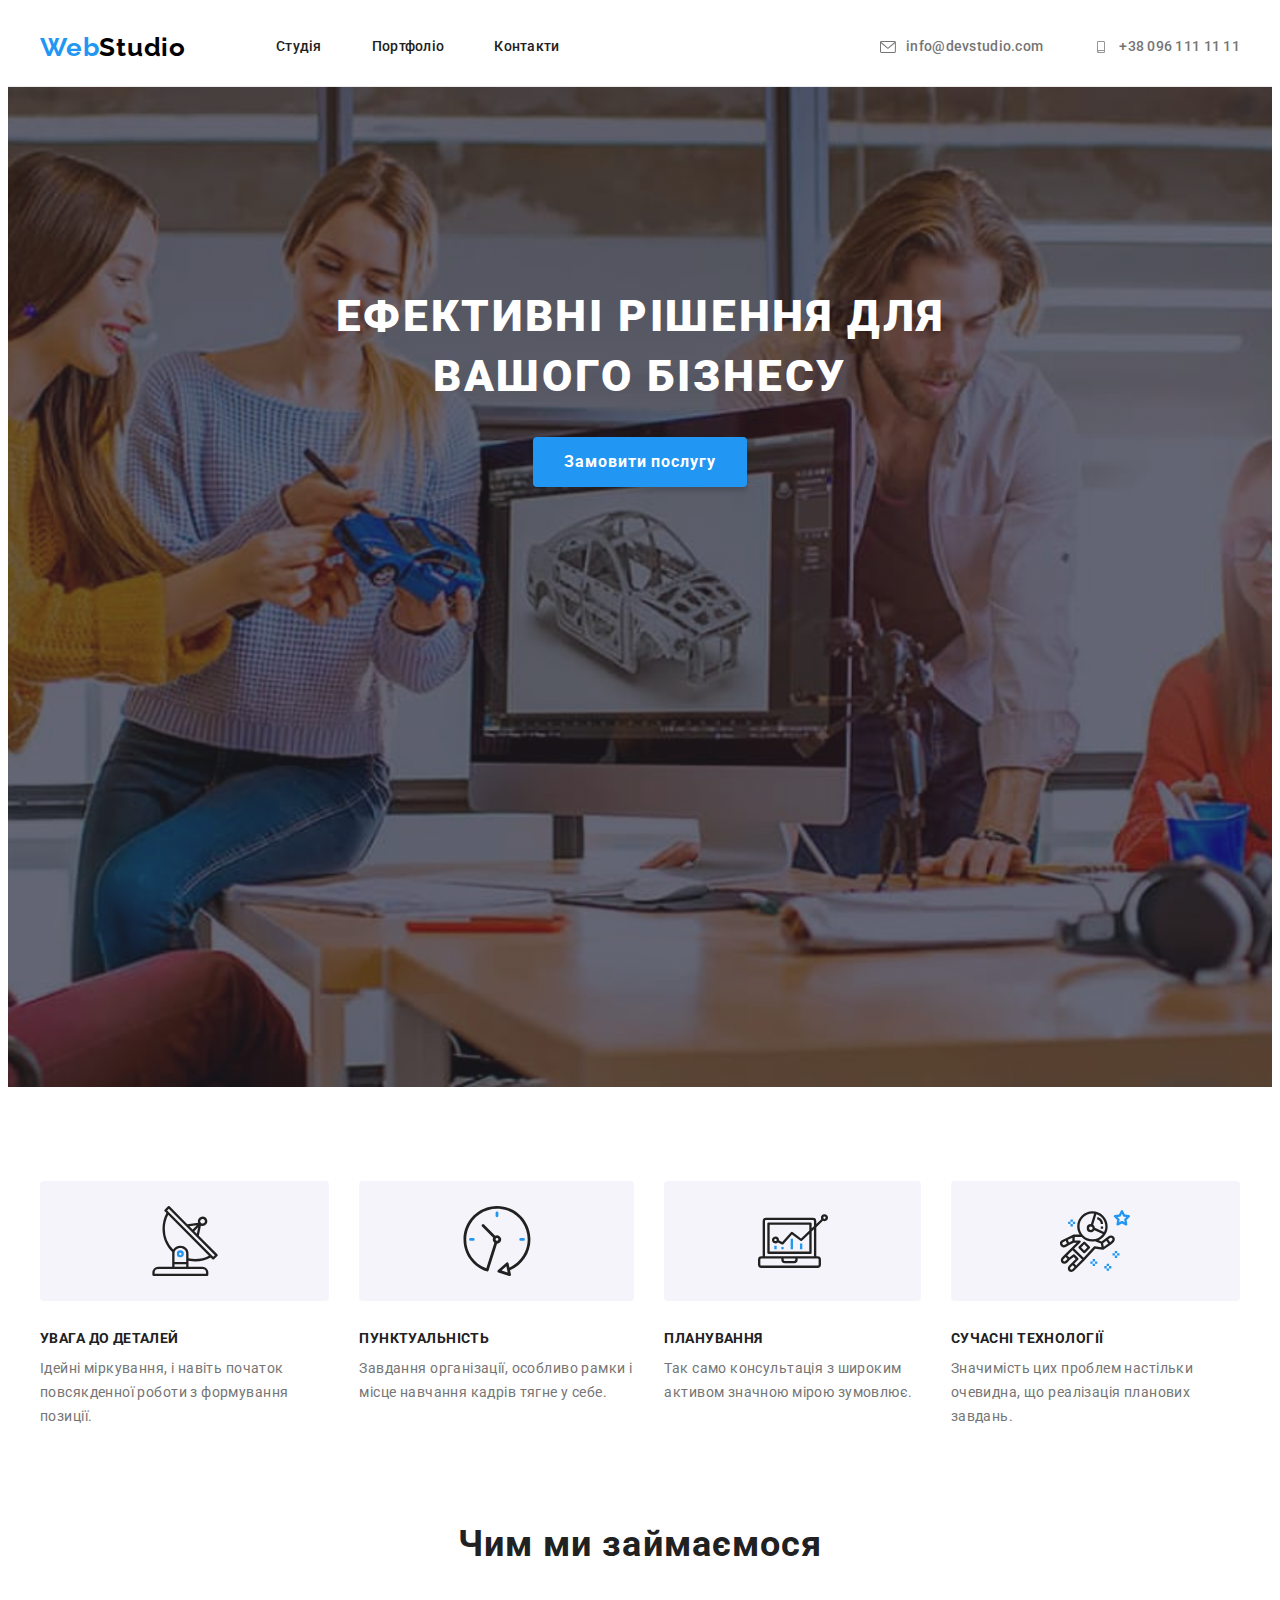
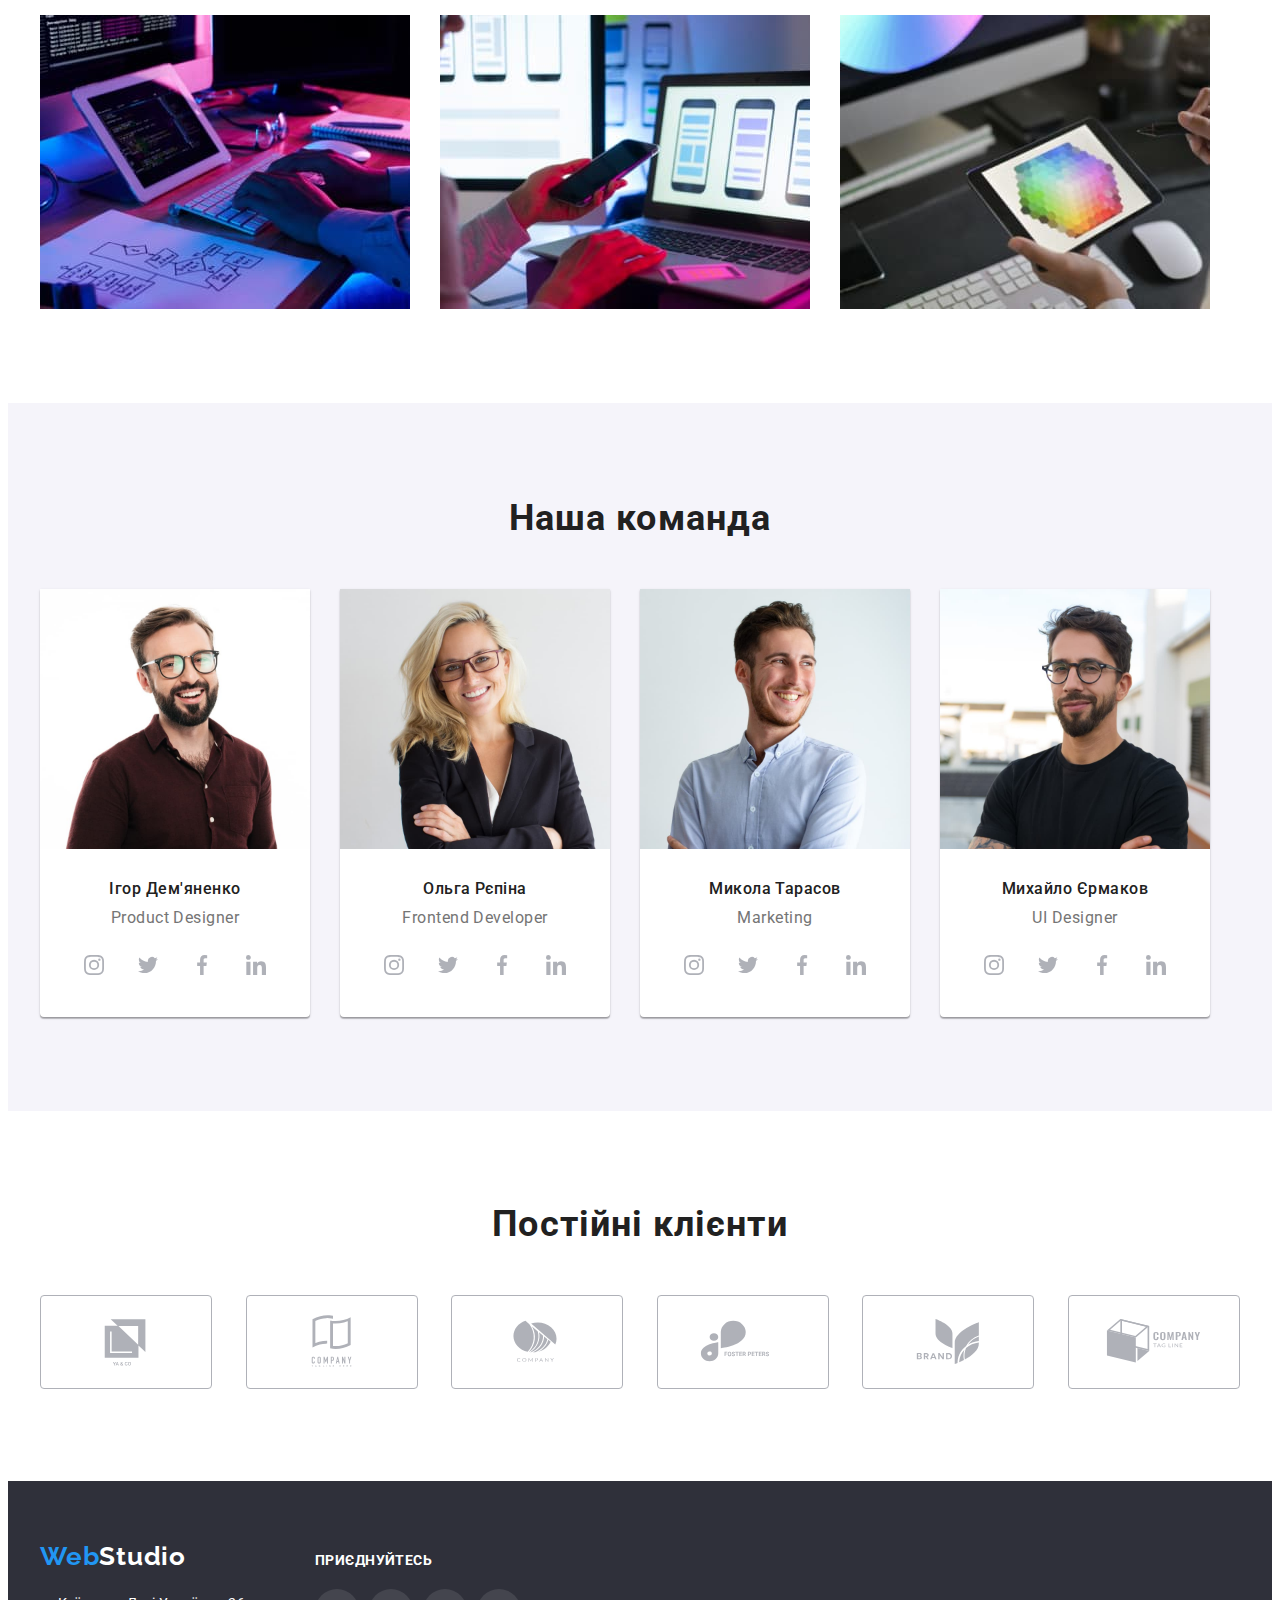
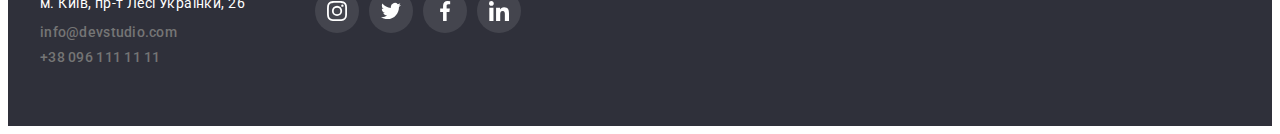
<file: index.html>
<!DOCTYPE html>
<html lang="uk">
  <head>
    <meta charset="UTF-8" />
    <meta http-equiv="X-UA-Compatible" content="IE=edge" />
    <meta name="viewport" content="width=device-width, initial-scale=1.0" />
    <title>Page</title>
    <link rel="preconnect" href="https://fonts.googleapis.com" />
    <link rel="preconnect" href="https://fonts.gstatic.com" crossorigin />
    <link
      href="https://fonts.googleapis.com/css2?family=Raleway:wght@700&family=Roboto:wght@400;500;700;900&display=swap"
      rel="stylesheet"
    />
    <link
      rel="stylesheet"
      href="https://cdnjs.cloudflare.com/ajax/libs/modern-normalize/1.1.0/modern-normalize.min.css"
      integrity="sha512-wpPYUAdjBVSE4KJnH1VR1HeZfpl1ub8YT/NKx4PuQ5NmX2tKuGu6U/JRp5y+Y8XG2tV+wKQpNHVUX03MfMFn9Q=="
      crossorigin="anonymous"
      referrerpolicy="no-referrer"
    />
    <link rel="stylesheet" href="css/styles.css" />
  </head>
  <body>
    <header class="line-header">
      <div class="container header-container">
        <nav class="page-nav">
          <a class="logo" href="./index.html"
            >Web<span class="logo-studio">Studio</span>
          </a>
          <ul class="site-nav">
            <li><a href="./index.html">Студія</a></li>
            <li><a href="./portfolio.html">Портфоліо</a></li>
            <li><a href="#">Контакти</a></li>
          </ul>
        </nav>
        <ul class="contacts page-nav">
          <li>
            <a class="contact-link" href="mailto:info@devstudio.com">
              <svg class="contact-logo" width="16" height="12">
                <use href="./img/icons.svg#icon-envelope"></use>
              </svg>
              info@devstudio.com
            </a>
          </li>
          <li>
            <a class="contact-link" href="tel:+380961111111">
              <svg class="contact-logo" width="16" height="12">
                <use href="./img/icons.svg#icon-smartphone"></use>
              </svg>
              +38 096 111 11 11</a
            >
          </li>
        </ul>
      </div>
    </header>

    <main>
      <section class="hero">
        <div class="container">
          <h1 class="hero-title">Ефективні рішення для вашого бізнесу</h1>
          <button class="hero-button" type="button">Замовити послугу</button>
        </div>
      </section>

      <section class="feature-section">
        <div class="container">
          <h2 class="visually-hidden">Функції</h2>
          <ul class="category">
            <li class="feature-item">
              <div class="icon">
                <svg width="70" height="70">
                  <use
                    class="button-icon"
                    href="./img/icons.svg#icon-antenna"
                  ></use>
                </svg>
              </div>
              <h3 class="feature">Увага до деталей</h3>
              <p class="feature-list">
                Ідейні міркування, і навіть початок повсякденної роботи з
                формування позиції.
              </p>
            </li>
            <li class="feature-item">
              <div class="icon">
                <svg width="70" height="70">
                  <use
                    class="button-icon"
                    href="./img/icons.svg#icon-clock"
                  ></use>
                </svg>
              </div>
              <h3 class="feature">Пунктуальність</h3>
              <p class="feature-list">
                Завдання організації, особливо рамки і місце навчання кадрів
                тягне у себе.
              </p>
            </li>
            <li class="feature-item">
              <div class="icon">
                <svg width="70" height="70">
                  <use
                    class="button-icon"
                    href="./img/icons.svg#icon-diagram"
                  ></use>
                </svg>
              </div>
              <h3 class="feature">Планування</h3>
              <p class="feature-list">
                Так само консультація з широким активом значною мірою зумовлює.
              </p>
            </li>
            <li class="feature-item">
              <div class="icon">
                <svg width="70" height="70">
                  <use
                    class="button-icon"
                    href="./img/icons.svg#icon-astronaut"
                  ></use>
                </svg>
              </div>
              <h3 class="feature">Сучасні технології</h3>
              <p class="feature-list">
                Значимість цих проблем настільки очевидна, що реалізація
                планових завдань.
              </p>
            </li>
          </ul>
        </div>
      </section>

      <section class="credo-section">
        <div class="container">
          <h2 class="credo">Чим ми займаємося</h2>
          <ul class="list">
            <li><img src="./img/box1.jpg" width="370" alt="ми працюємо" /></li>
            <li>
              <img src="./img/box2.jpg" width="370" alt="оптимізація в дії" />
            </li>
            <li>
              <img src="./img/box3.jpg" width="370" alt="палітра кольорів" />
            </li>
          </ul>
        </div>
      </section>

      <section class="teamwork-section">
        <div class="container">
          <h2 class="teamwork">Наша команда</h2>
          <ul class="list">
            <li class="teamwork-list">
              <img
                src="./img/igor.jpg"
                alt="Ігор Дем'яненко"
                width="270"
                height="260"
              />
              <h3 class="team">Ігор Дем'яненко</h3>
              <p class="team-list">Product Designer</p>
              <ul class="team-social-list list">
                <li>
                  <a class="team-link" href="#">
                    <svg class="contact-logo-team" width="20" height="20">
                      <use href="./img/icons.svg#icon-instagram"></use>
                    </svg>
                  </a>
                </li>
                <li>
                  <a class="team-link" href="#">
                    <svg class="contact-logo-team" width="20" height="20">
                      <use href="./img/icons.svg#icon-twitter"></use>
                    </svg>
                  </a>
                </li>
                <li>
                  <a class="team-link" href="#">
                    <svg class="contact-logo-team" width="20" height="20">
                      <use href="./img/icons.svg#icon-facebook"></use>
                    </svg>
                  </a>
                </li>
                <li>
                  <a class="team-link" href="#">
                    <svg class="contact-logo-team" width="20" height="20">
                      <use href="./img/icons.svg#icon-linkedin"></use>
                    </svg>
                  </a>
                </li>
              </ul>
            </li>
            <li class="teamwork-list">
              <img
                src="./img/olga.jpg"
                alt="Ольга Рєпіна"
                width="270"
                height="260"
              />
              <h3 class="team">Ольга Рєпіна</h3>
              <p class="team-list">Frontend Developer</p>
              <ul class="team-social-list list">
                <li>
                  <a class="team-link" href="#">
                    <svg class="contact-logo-team" width="20" height="20">
                      <use href="./img/icons.svg#icon-instagram"></use>
                    </svg>
                  </a>
                </li>
                <li>
                  <a class="team-link" href="#">
                    <svg class="contact-logo-team" width="20" height="20">
                      <use href="./img/icons.svg#icon-twitter"></use>
                    </svg>
                  </a>
                </li>
                <li>
                  <a class="team-link" href="#">
                    <svg class="contact-logo-team" width="20" height="20">
                      <use href="./img/icons.svg#icon-facebook"></use>
                    </svg>
                  </a>
                </li>
                <li>
                  <a class="team-link" href="#">
                    <svg class="contact-logo-team" width="20" height="20">
                      <use href="./img/icons.svg#icon-linkedin"></use>
                    </svg>
                  </a>
                </li>
              </ul>
            </li>
            <li class="teamwork-list">
              <img
                src="./img/mykola.jpg"
                alt="Микола Тарасов"
                width="270"
                height="260"
              />
              <h3 class="team">Микола Тарасов</h3>
              <p class="team-list">Marketing</p>
              <ul class="team-social-list list">
                <li>
                  <a class="team-link" href="#">
                    <svg class="contact-logo-team" width="20" height="20">
                      <use href="./img/icons.svg#icon-instagram"></use>
                    </svg>
                  </a>
                </li>
                <li>
                  <a class="team-link" href="#">
                    <svg class="contact-logo-team" width="20" height="20">
                      <use href="./img/icons.svg#icon-twitter"></use>
                    </svg>
                  </a>
                </li>
                <li>
                  <a class="team-link" href="#">
                    <svg class="contact-logo-team" width="20" height="20">
                      <use href="./img/icons.svg#icon-facebook"></use>
                    </svg>
                  </a>
                </li>
                <li>
                  <a class="team-link" href="#">
                    <svg class="contact-logo-team" width="20" height="20">
                      <use href="./img/icons.svg#icon-linkedin"></use>
                    </svg>
                  </a>
                </li>
              </ul>
            </li>
            <li class="teamwork-list">
              <img
                src="./img/myhailo.jpg"
                alt="Михайло Єрмаков"
                width="270"
                height="260"
              />
              <h3 class="team">Михайло Єрмаков</h3>
              <p class="team-list">UI Designer</p>
              <ul class="team-social-list list">
                <li>
                  <a class="team-link" href="#">
                    <svg class="contact-logo-team" width="20" height="20">
                      <use href="./img/icons.svg#icon-instagram"></use>
                    </svg>
                  </a>
                </li>
                <li>
                  <a class="team-link" href="#">
                    <svg class="contact-logo-team" width="20" height="20">
                      <use href="./img/icons.svg#icon-twitter"></use>
                    </svg>
                  </a>
                </li>
                <li>
                  <a class="team-link" href="#">
                    <svg class="contact-logo-team" width="20" height="20">
                      <use href="./img/icons.svg#icon-facebook"></use>
                    </svg>
                  </a>
                </li>
                <li>
                  <a class="team-link" href="#">
                    <svg class="contact-logo-team" width="20" height="20">
                      <use href="./img/icons.svg#icon-linkedin"></use>
                    </svg>
                  </a>
                </li>
              </ul>
            </li>
          </ul>
        </div>
      </section>

      <section class="clients-section">
        <div class="clients container">
          <h2 class="clients-title">Постійні клієнти</h2>
          <ul class="clients-list">
            <li>
              <a href="#" class="clients-icon">
                <svg width="106" height="60">
                  <use
                    class="button-icon"
                    href="./img/icons.svg#icon-Logo"
                  ></use>
                </svg>
              </a>
            </li>
            <li>
              <a href="#" class="clients-icon">
                <svg width="106" height="60">
                  <use
                    class="button-icon"
                    href="./img/icons.svg#icon-Logo-1"
                  ></use>
                </svg>
              </a>
            </li>
            <li>
              <a href="#" class="clients-icon">
                <svg width="106" height="60">
                  <use
                    class="button-icon"
                    href="./img/icons.svg#icon-Logo-2"
                  ></use>
                </svg>
              </a>
            </li>
            <li>
              <a href="#" class="clients-icon">
                <svg width="106" height="60">
                  <use
                    class="button-icon"
                    href="./img/icons.svg#icon-Logo-3"
                  ></use>
                </svg>
              </a>
            </li>
            <li>
              <a href="#" class="clients-icon">
                <svg width="106" height="60">
                  <use
                    class="button-icon"
                    href="./img/icons.svg#icon-Logo-4"
                  ></use>
                </svg>
              </a>
            </li>
            <li>
              <a href="#" class="clients-icon">
                <svg width="106" height="60">
                  <use
                    class="button-icon"
                    href="./img/icons.svg#icon-Logo-5"
                  ></use>
                </svg>
              </a>
            </li>
          </ul>
        </div>
      </section>
    </main>

    <footer class="footer">
      <div class="container footer-container">
        <div>
          <a class="logo logo-footer" href="./index.html"
            >Web<span class="logo-studio-white">Studio</span>
          </a>
          <address>
            <ul class="list-link">
              <li>
                <a
                  class="adress"
                  href="https://goo.gl/maps/oir7WCfMX85fitZb6"
                  target="_blank"
                  rel="noopener noreferrer"
                >
                  м. Київ, пр-т Лесі Українки, 26
                </a>
              </li>
              <li class="contacts">
                <a href="mailto:info@devstudio.com">info@devstudio.com</a>
              </li>
              <li class="contacts">
                <a href="tel:+380961111111">+38 096 111 11 11</a>
              </li>
            </ul>
          </address>
        </div>
        <div class="footer-social-link">
          <p class="footer-text">приєднуйтесь</p>
          <ul class="footer-social-list list">
            <li>
              <a class="footer-link" href="#">
                <svg class="footer-contacts" width="20" height="20">
                  <use href="./img/icons.svg#icon-instagram"></use>
                </svg>
              </a>
            </li>
            <li>
              <a class="footer-link" href="#">
                <svg class="footer-contacts" width="20" height="20">
                  <use href="./img/icons.svg#icon-twitter"></use>
                </svg>
              </a>
            </li>
            <li>
              <a class="footer-link" href="#">
                <svg class="footer-contacts" width="20" height="20">
                  <use href="./img/icons.svg#icon-facebook"></use>
                </svg>
              </a>
            </li>
            <li>
              <a class="footer-link" href="#">
                <svg class="footer-contacts" width="20" height="20">
                  <use href="./img/icons.svg#icon-linkedin"></use>
                </svg>
              </a>
            </li>
          </ul>
        </div>
      </div>
    </footer>
  </body>
</html>
</file>
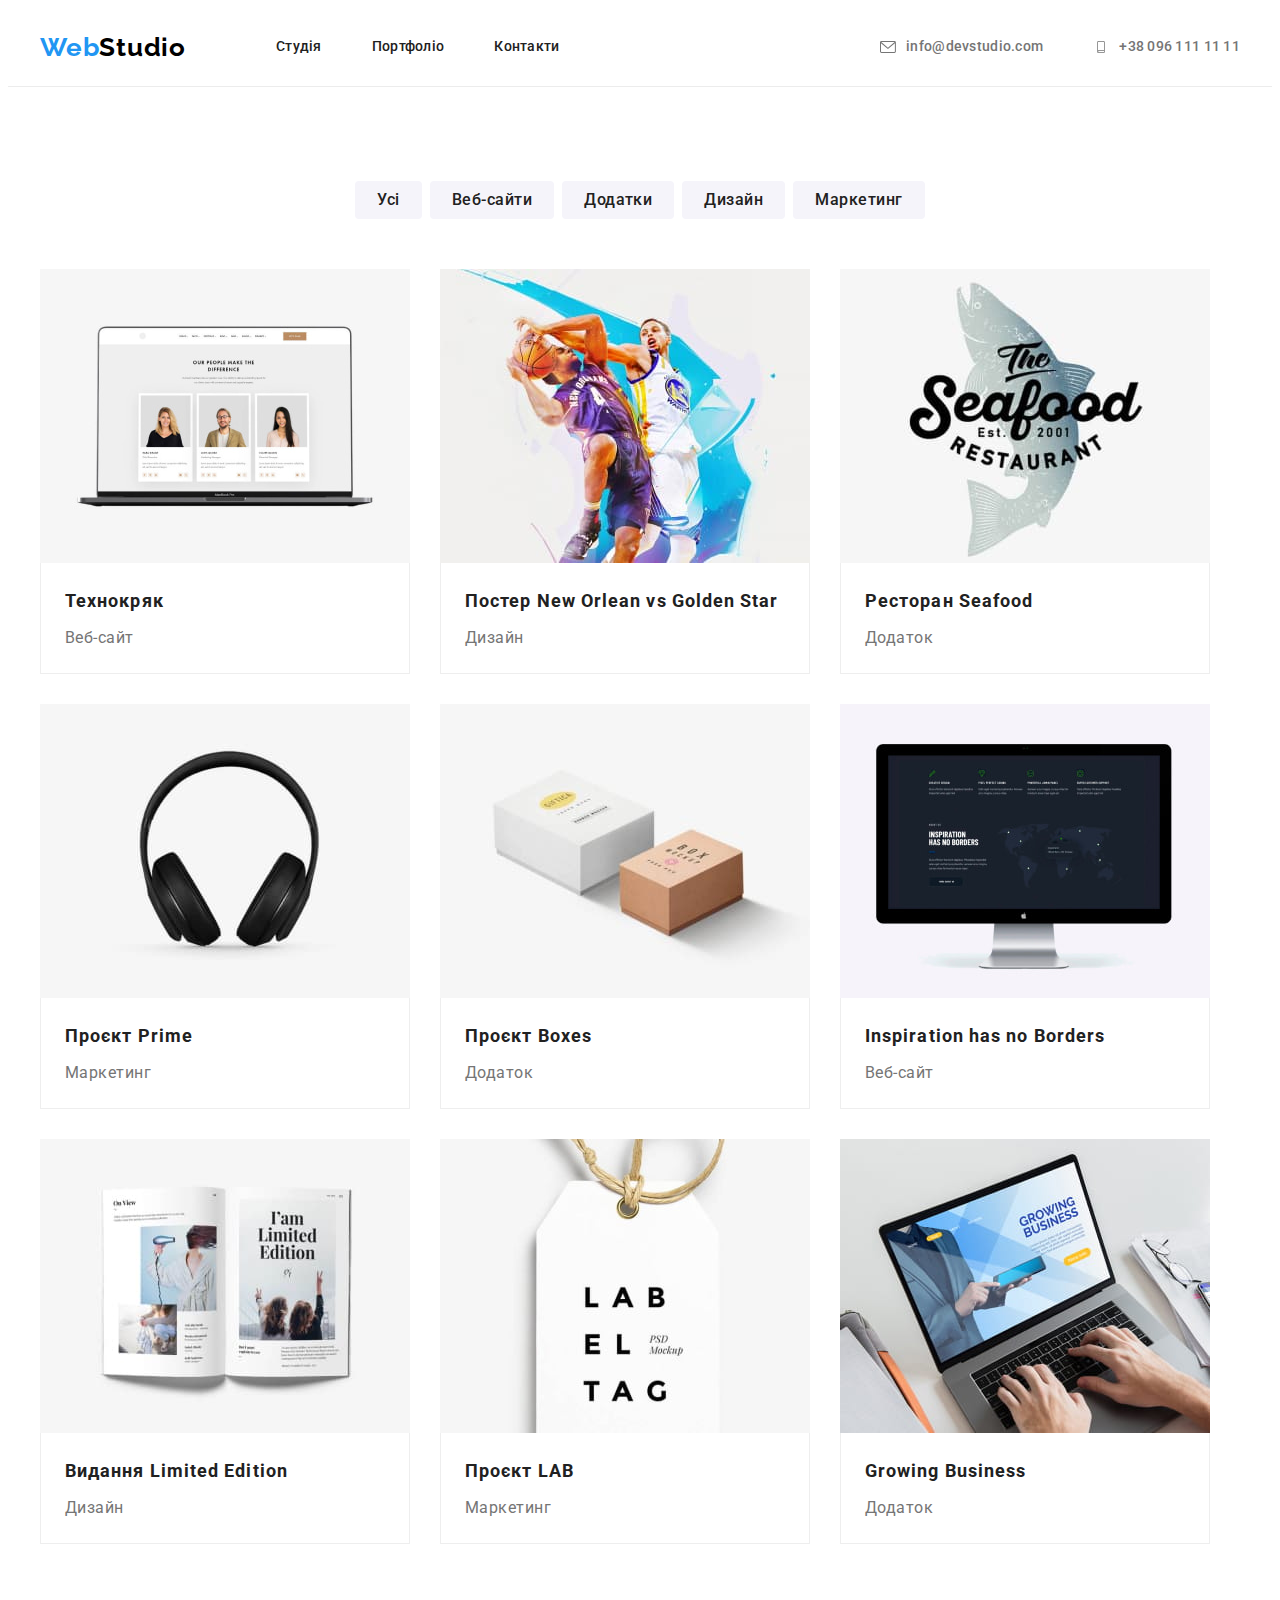
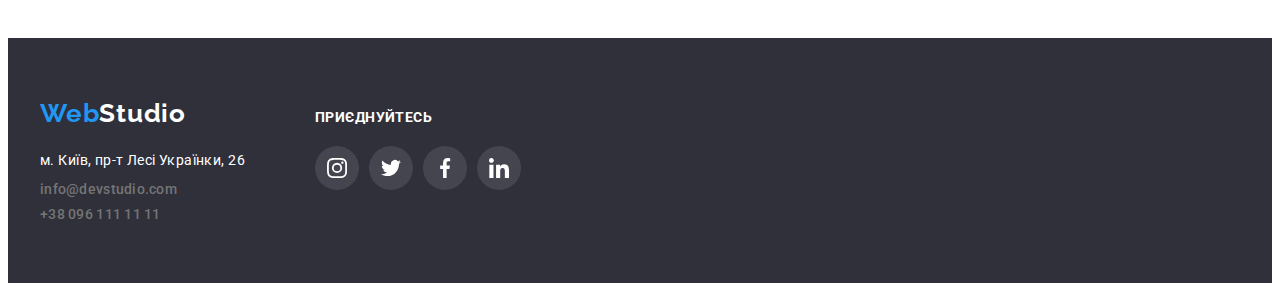
<file: portfolio.html>
<!DOCTYPE html>
<html lang="uk">
  <head>
    <meta charset="UTF-8" />
    <meta http-equiv="X-UA-Compatible" content="IE=edge" />
    <meta name="viewport" content="width=device-width, initial-scale=1.0" />
    <title>Page</title>
    <link rel="preconnect" href="https://fonts.googleapis.com" />
    <link rel="preconnect" href="https://fonts.gstatic.com" crossorigin />
    <link
      href="https://fonts.googleapis.com/css2?family=Raleway:wght@700&family=Roboto:wght@400;500;700;900&display=swap"
      rel="stylesheet"
    />
    <link
      rel="stylesheet"
      href="https://cdnjs.cloudflare.com/ajax/libs/modern-normalize/1.1.0/modern-normalize.min.css"
      integrity="sha512-wpPYUAdjBVSE4KJnH1VR1HeZfpl1ub8YT/NKx4PuQ5NmX2tKuGu6U/JRp5y+Y8XG2tV+wKQpNHVUX03MfMFn9Q=="
      crossorigin="anonymous"
      referrerpolicy="no-referrer"
    />
    <link rel="stylesheet" href="css/styles.css" />
  </head>
  <body>
    <header class="line-header">
      <div class="container header-container">
        <nav class="page-nav">
          <a class="logo" href="./index.html"
            >Web<span class="logo-studio">Studio</span>
          </a>
          <ul class="site-nav">
            <li><a href="./index.html">Студія</a></li>
            <li><a href="./portfolio.html">Портфоліо</a></li>
            <li><a href="#">Контакти</a></li>
          </ul>
        </nav>
        <ul class="contacts page-nav">
          <li>
            <a class="contact-link" href="mailto:info@devstudio.com">
              <svg class="contact-logo" width="16" height="12">
                <use href="./img/icons.svg#icon-envelope"></use>
              </svg>
              info@devstudio.com
            </a>
          </li>
          <li>
            <a class="contact-link" href="tel:+380961111111">
              <svg class="contact-logo" width="16" height="12">
                <use href="./img/icons.svg#icon-smartphone"></use>
              </svg>
              +38 096 111 11 11</a
            >
          </li>
        </ul>
      </div>
    </header>

    <main>
      <section class="portfolio-section">
        <div class="container">
          <ul class="list-button">
            <li><button class="btn" type="button">Усі</button></li>
            <li><button class="btn" type="button">Веб-сайти</button></li>
            <li><button class="btn" type="button">Додатки</button></li>
            <li><button class="btn" type="button">Дизайн</button></li>
            <li><button class="btn" type="button">Маркетинг</button></li>
          </ul>
          <ul class="list">
            <li class="all-items">
              <a class="all-items-link" href="#">
                <img
                  src="./img/portfolio1.jpg"
                  width="370"
                  height="294"
                  alt="Веб-сайт Технокряк"
                />
                <div class="portfolio-list">
                  <h3 class="work-title">Технокряк</h3>
                  <p class="work-text">Веб-сайт</p>
                </div>
              </a>
            </li>
            <li class="all-items">
              <a class="all-items-link" href="#">
                <img
                  src="./img/portfolio2.jpg"
                  width="370"
                  height="294"
                  alt="Постер New Orlean vs Golden Star"
                />
                <div class="portfolio-list">
                  <h3 class="work-title">Постер New Orlean vs Golden Star</h3>
                  <p class="work-text">Дизайн</p>
                </div>
              </a>
            </li>
            <li class="all-items">
              <a class="all-items-link" href="#">
                <img
                  src="./img/portfolio3.jpg"
                  width="370"
                  height="294"
                  alt="Додаток Ресторан Seafood"
                />
                <div class="portfolio-list">
                  <h3 class="work-title">Ресторан Seafood</h3>
                  <p class="work-text">Додаток</p>
                </div>
              </a>
            </li>
            <li class="all-items">
              <a class="all-items-link" href="#">
                <img
                  src="./img/portfolio4.jpg"
                  width="370"
                  height="294"
                  alt="Проєкт Prime"
                />
                <div class="portfolio-list">
                  <h3 class="work-title">Проєкт Prime</h3>
                  <p class="work-text">Маркетинг</p>
                </div>
              </a>
            </li>
            <li class="all-items">
              <a class="all-items-link" href="#">
                <img
                  src="./img/portfolio5.jpg"
                  width="370"
                  height="294"
                  alt="Додаток Проєкт Boxes"
                />
                <div class="portfolio-list">
                  <h3 class="work-title">Проєкт Boxes</h3>
                  <p class="work-text">Додаток</p>
                </div>
              </a>
            </li>
            <li class="all-items">
              <a class="all-items-link" href="#">
                <img
                  src="./img/portfolio6.jpg"
                  width="370"
                  height="294"
                  alt="Веб-сайт Inspiration has no Borders"
                />
                <div class="portfolio-list">
                  <h3 class="work-title">Inspiration has no Borders</h3>
                  <p class="work-text">Веб-сайт</p>
                </div>
              </a>
            </li>
            <li class="all-items">
              <a class="all-items-link" href="#">
                <img
                  src="./img/portfolio7.jpg"
                  width="370"
                  height="294"
                  alt="Видання Limited Edition"
                />
                <div class="portfolio-list">
                  <h3 class="work-title">Видання Limited Edition</h3>
                  <p class="work-text">Дизайн</p>
                </div>
              </a>
            </li>
            <li class="all-items">
              <a class="all-items-link" href="#">
                <img
                  src="./img/portfolio8.jpg"
                  width="370"
                  height="294"
                  alt="Проєкт LAB"
                />
                <div class="portfolio-list">
                  <h3 class="work-title">Проєкт LAB</h3>
                  <p class="work-text">Маркетинг</p>
                </div>
              </a>
            </li>
            <li class="all-items">
              <a class="all-items-link" href="#">
                <img
                  src="./img/portfolio9.jpg"
                  width="370"
                  height="294"
                  alt="Додаток Growing Business"
                />
                <div class="portfolio-list">
                  <h3 class="work-title">Growing Business</h3>
                  <p class="work-text">Додаток</p>
                </div>
              </a>
            </li>
          </ul>
        </div>
      </section>
    </main>

    <footer class="footer">
      <div class="container footer-container">
        <div>
          <a class="logo logo-footer" href="./index.html"
            >Web<span class="logo-studio-white">Studio</span>
          </a>
          <address>
            <ul class="list-link">
              <li>
                <a
                  class="adress"
                  href="https://goo.gl/maps/oir7WCfMX85fitZb6"
                  target="_blank"
                  rel="noopener noreferrer"
                >
                  м. Київ, пр-т Лесі Українки, 26
                </a>
              </li>
              <li class="contacts">
                <a href="mailto:info@devstudio.com">info@devstudio.com</a>
              </li>
              <li class="contacts">
                <a href="tel:+380961111111">+38 096 111 11 11</a>
              </li>
            </ul>
          </address>
        </div>
        <div class="footer-social-link">
          <h3 class="footer-text">приєднуйтесь</h3>
          <ul class="footer-social-list list">
            <li>
              <a class="footer-link" href="#">
                <svg class="footer-contacts" width="20" height="20">
                  <use href="./img/icons.svg#icon-instagram"></use>
                </svg>
              </a>
            </li>
            <li>
              <a class="footer-link" href="#">
                <svg class="footer-contacts" width="20" height="20">
                  <use href="./img/icons.svg#icon-twitter"></use>
                </svg>
              </a>
            </li>
            <li>
              <a class="footer-link" href="#">
                <svg class="footer-contacts" width="20" height="20">
                  <use href="./img/icons.svg#icon-facebook"></use>
                </svg>
              </a>
            </li>
            <li>
              <a class="footer-link" href="#">
                <svg class="footer-contacts" width="20" height="20">
                  <use href="./img/icons.svg#icon-linkedin"></use>
                </svg>
              </a>
            </li>
          </ul>
        </div>
      </div>
    </footer>
  </body>
</html>
</file>
<file: css/styles.css>
:root {
  --hover-color: #2196f3;
  --team-color: #757575;
  --white-text: #ffffff;
  --site-nav-text: #212121;
  --back-list-color: #f5f4fa;
  --special-btn-color: #188ce8;
  --color-black: #000000;
  --footer-bgc: #2f303a;
}
body {
  background: var(--white-text);
  color: var(--color-black);
  font-family: "Roboto", sans-serif;
}
p,
h1,
h2,
h3,
h4,
h5,
h6 {
  margin: 0;
}
ul,
ol {
  margin: 0;
  padding-left: 0;
  list-style: none;
}
button {
  cursor: pointer;
  border: none;
  font-family: inherit;
}
a {
  color: currentColor;
  text-decoration: none;
}
img {
  display: block;
  max-width: 100%;
  height: auto;
}
.line-header {
  border: 1px solid #ececec;
  border-top: none;
  border-left: none;
  border-right: none;
}

.container {
  width: 1200px;
  padding-left: 15px;
  padding-right: 15px;
  margin: 0 auto;
}

.header-container {
  display: flex;
  align-items: center;
}
.page-nav {
  display: flex;
  align-items: center;
}

.logo {
  font-family: "Raleway", sans-serif;
  font-style: normal;
  font-weight: 700;
  font-size: 26px;
  line-height: 1.19;
  letter-spacing: 0.03em;
  color: var(--hover-color);
  text-decoration: none;
}

.logo-studio {
  font-family: "Raleway", sans-serif;
  font-style: normal;
  font-weight: 700;
  font-size: 26px;
  line-height: 1.19;
  letter-spacing: 0.03em;
  color: var(--color-black);
}

.site-nav {
  display: flex;
  align-items: center;
  margin-left: 90px;
  gap: 50px;
}
.site-nav a {
  display: block;
  font-weight: 500;
  font-size: 14px;
  line-height: 1.14;
  letter-spacing: 0.02em;
  color: var(--site-nav-text);
  padding: 31px 0px;
}

.site-nav a:hover,
.site-nav a:focus {
  color: var(--hover-color);
}
.contacts {
  margin-left: auto;
  gap: 50px;
}
.contacts a {
  font-family: "Roboto", sans-serif;
  font-style: normal;
  font-weight: 500;
  font-size: 14px;
  line-height: 1.14;
  letter-spacing: 0.02em;
  color: var(--team-color);
  display: flex;
  gap: 10px;
}
.contact-logo {
  fill: currentColor;
  align-self: center;
}

.contacts a:hover,
.contacts a:focus {
  color: var(--hover-color);
}

.hero {
  background-color: #c4c4c4;
  background-image: linear-gradient(
      rgba(47, 48, 58, 0.4),
      rgba(47, 48, 58, 0.4)
    ),
    url(../img/hero.jpg);
  background-repeat: no-repeat;
  background-position: center;
  background-size: cover;
  max-width: 1600px;
  margin-left: auto;
  margin-right: auto;
  min-height: 600px;
  text-align: center;
  padding-top: 200px;
  padding-bottom: 200px;
}
.hero-title {
  font-weight: 900;
  font-size: 44px;
  line-height: 1.36;

  letter-spacing: 0.06em;
  text-transform: uppercase;
  color: var(--white-text);

  margin-bottom: 30px;
  margin-right: auto;
  margin-left: auto;
  max-width: 696px;
}
.hero-button {
  font-family: "Roboto", sans-serif;
  font-style: normal;
  font-weight: 700;
  font-size: 16px;
  line-height: 1.88;
  padding: 10px 31px;

  align-items: center;
  letter-spacing: 0.06em;
  color: var(--white-text);
  background: var(--hover-color);
  box-shadow: 0px 4px 4px rgba(0, 0, 0, 0.15);
  border-radius: 4px;
}

.hero-button:hover,
.hero-button:focus {
  background-color: var(--special-btn-color);
}

.list {
  display: flex;
  flex-wrap: wrap;
  gap: 30px;
}
.feature-section {
  padding-top: 94px;
  padding-bottom: 94px;
}

.category {
  display: flex;
  flex-wrap: nowrap;
  flex-basis: calc(100% / 4 - 30px);
  justify-content: center;
  gap: 30px;
}

.visually-hidden {
  position: absolute;
  white-space: nowrap;
  width: 1px;
  height: 1px;
  overflow: hidden;
  border: 0;
  padding: 0;
  clip: rect(0, 0, 0, 0);
  clip-path: inset(50%);
  margin: -1px;
}
.icon {
  display: flex;
  height: 120px;
  border-radius: 4px;
  align-items: center;
  justify-content: center;
  background-color: #f5f4fa;
}

.feature {
  font-weight: 700;
  font-size: 14px;
  line-height: 1.14;
  letter-spacing: 0.03em;
  text-transform: uppercase;
  color: var(--site-nav-text);
  margin-top: 30px;
  margin-bottom: 10px;
}
.feature-list {
  font-weight: 400;
  font-size: 14px;
  line-height: 1.71;
  letter-spacing: 0.03em;
  color: var(--team-color);
}
.credo-section {
  padding-bottom: 94px;
}
.credo {
  font-weight: 700;
  font-size: 36px;
  line-height: 1.17;
  text-align: center;
  letter-spacing: 0.03em;
  color: var(--site-nav-text);
  margin-bottom: 50px;
}
.teamwork-section {
  background-color: var(--back-list-color);
  padding-top: 94px;
  padding-bottom: 94px;
}
.teamwork {
  font-weight: 700;
  font-size: 36px;
  line-height: 1.17;
  text-align: center;
  letter-spacing: 0.03em;
  color: var(--site-nav-text);
  margin-bottom: 50px;
}
.team {
  font-weight: 500;
  font-size: 16px;
  line-height: 1.19;
  text-align: center;
  letter-spacing: 0.03em;
  color: var(--site-nav-text);
  margin-top: 30px;
}
.team-list {
  font-weight: 400;
  font-size: 16px;
  line-height: 1.19;
  text-align: center;
  letter-spacing: 0.03em;
  color: var(--team-color);
  margin-top: 10px;
  margin-bottom: 16px;
}
.team-social-list {
  justify-content: center;

  margin-bottom: 30px;
  gap: 10px;
}

.team-link {
  display: flex;
  border-radius: 50%;
  width: 44px;
  height: 44px;
  align-items: center;
  justify-content: center;
}

.team-link:hover .contact-logo-team,
.team-link:focus .contact-logo-team {
  fill: #ffffff;
}
.contact-logo-team {
  fill: #afb1b8;
}

.team-link:hover,
.team-link:focus {
  fill: #ffffff;
  background-color: var(--hover-color);
}
.teamwork-list {
  background-color: var(--white-text);
  box-shadow: 0px 1px 3px rgba(0, 0, 0, 0.12), 0px 1px 1px rgba(0, 0, 0, 0.14),
    0px 2px 1px rgba(0, 0, 0, 0.2);
  border-radius: 0px 0px 4px 4px;
}

.clients-section {
  padding-top: 92px;
  padding-bottom: 92px;
}
.clients-title {
  font-size: 36px;
  line-height: 1.17;
  text-align: center;
  letter-spacing: 0.03em;
  color: var(--site-nav-text);
  margin-bottom: 50px;
}
.clients-list {
  display: flex;
  gap: 30px;
  border-radius: 4px;
  align-items: center;
  justify-content: space-between;

  flex-basis: calc(100% / 6 - 30px);
  flex-grow: 1;
}
.clients-icon {
  display: flex;
  width: 170px;
  height: 92px;
  align-items: center;
  justify-content: center;

  border: 1px solid #afb1b8;
  border-radius: 4px;
}
.clients-icon:hover,
.clients-icon:focus {
  border: 1px solid var(--hover-color);
}

.button-icon {
  background-size: cover;
  fill: #afb1b8;
}
.clients-icon:hover .button-icon,
.clients-icon:focus .button-icon {
  fill: var(--hover-color);
}

.footer {
  background: var(--footer-bgc);
  padding-top: 60px;
  padding-bottom: 60px;

  margin-left: auto;
  margin-right: auto;
}
.footer-container {
  display: flex;
  align-items: baseline;
}
.logo-footer {
  display: inline-block;
  margin-bottom: 20px;
}
.logo-studio-white {
  color: var(--white-text);
}
.adress {
  font-style: normal;
  font-weight: 400;
  font-size: 14px;
  line-height: 1.71;
  letter-spacing: 0.03em;
  color: var(--white-text);
}
.adress:hover,
.adress:focus {
  color: var(--hover-color);
}
.footer-text {
  font-weight: 700;
  font-size: 14px;
  line-height: 1.14;
  letter-spacing: 0.03em;
  text-transform: uppercase;
  margin-bottom: 20px;
  color: var(--white-text);
}
.footer-link {
  display: flex;
  border-radius: 50%;
  width: 44px;
  height: 44px;
  align-items: center;
  justify-content: center;
  background: rgba(255, 255, 255, 0.1);
}
.footer-link:hover,
.footer-link:focus {
  fill: #ffffff;
  background-color: var(--hover-color);
  box-shadow: 0px 4px 4px rgba(0, 0, 0, 0.25);
}
.footer-social-link {
  margin-left: 70px;
}
.footer-social-list {
  justify-content: center;

  gap: 10px;
}

.footer-contacts {
  fill: var(--white-text);
}

.work-title {
  font-weight: 700;
  font-size: 18px;
  line-height: 2;
  letter-spacing: 0.06em;
  color: var(--site-nav-text);

  margin-bottom: 4px;
}
.work-text {
  font-weight: 400;
  font-size: 16px;
  line-height: 1.88;
  letter-spacing: 0.03em;
  color: var(--team-color);
}
.list-link li:not(:last-child) {
  margin-bottom: 9px;
}

/* portfolio */
.portfolio-section {
  padding-bottom: 94px;
  padding-top: 94px;
}
.btn {
  font-family: "Roboto", sans-serif;
  cursor: pointer;
  font-style: normal;
  font-weight: 500;
  font-size: 16px;
  line-height: 1.62;
  text-align: center;
  letter-spacing: 0.03em;
  color: var(--site-nav-text);
  background: var(--back-list-color);
  border-radius: 4px;
  border: 0;

  padding: 5px 22px;
  min-height: 38px;
}
.btn:hover,
.btn:focus {
  color: var(--white-text);
  background: var(--hover-color);
  box-shadow: 0px 3px 1px rgba(0, 0, 0, 0.1), 0px 1px 2px rgba(0, 0, 0, 0.08),
    0px 2px 2px rgba(0, 0, 0, 0.12);
  border-radius: 4px;
}
.list-button {
  display: flex;
  justify-content: center;
  gap: 8px;
  margin-bottom: 50px;
}
.portfolio-list {
  border: 1px solid #eeeeee;
  border-top: none;
  padding-top: 20px;
  padding-bottom: 20px;
  padding-left: 24px;
  padding-right: 24px;
}
.all-items-link {
  display: block;
}
.all-items-link:hover,
.all-items-link:focus {
  box-shadow: 0px 1px 1px rgba(0, 0, 0, 0.12), 0px 4px 4px rgba(0, 0, 0, 0.06),
    1px 4px 6px rgba(0, 0, 0, 0.16);
}
</file>
